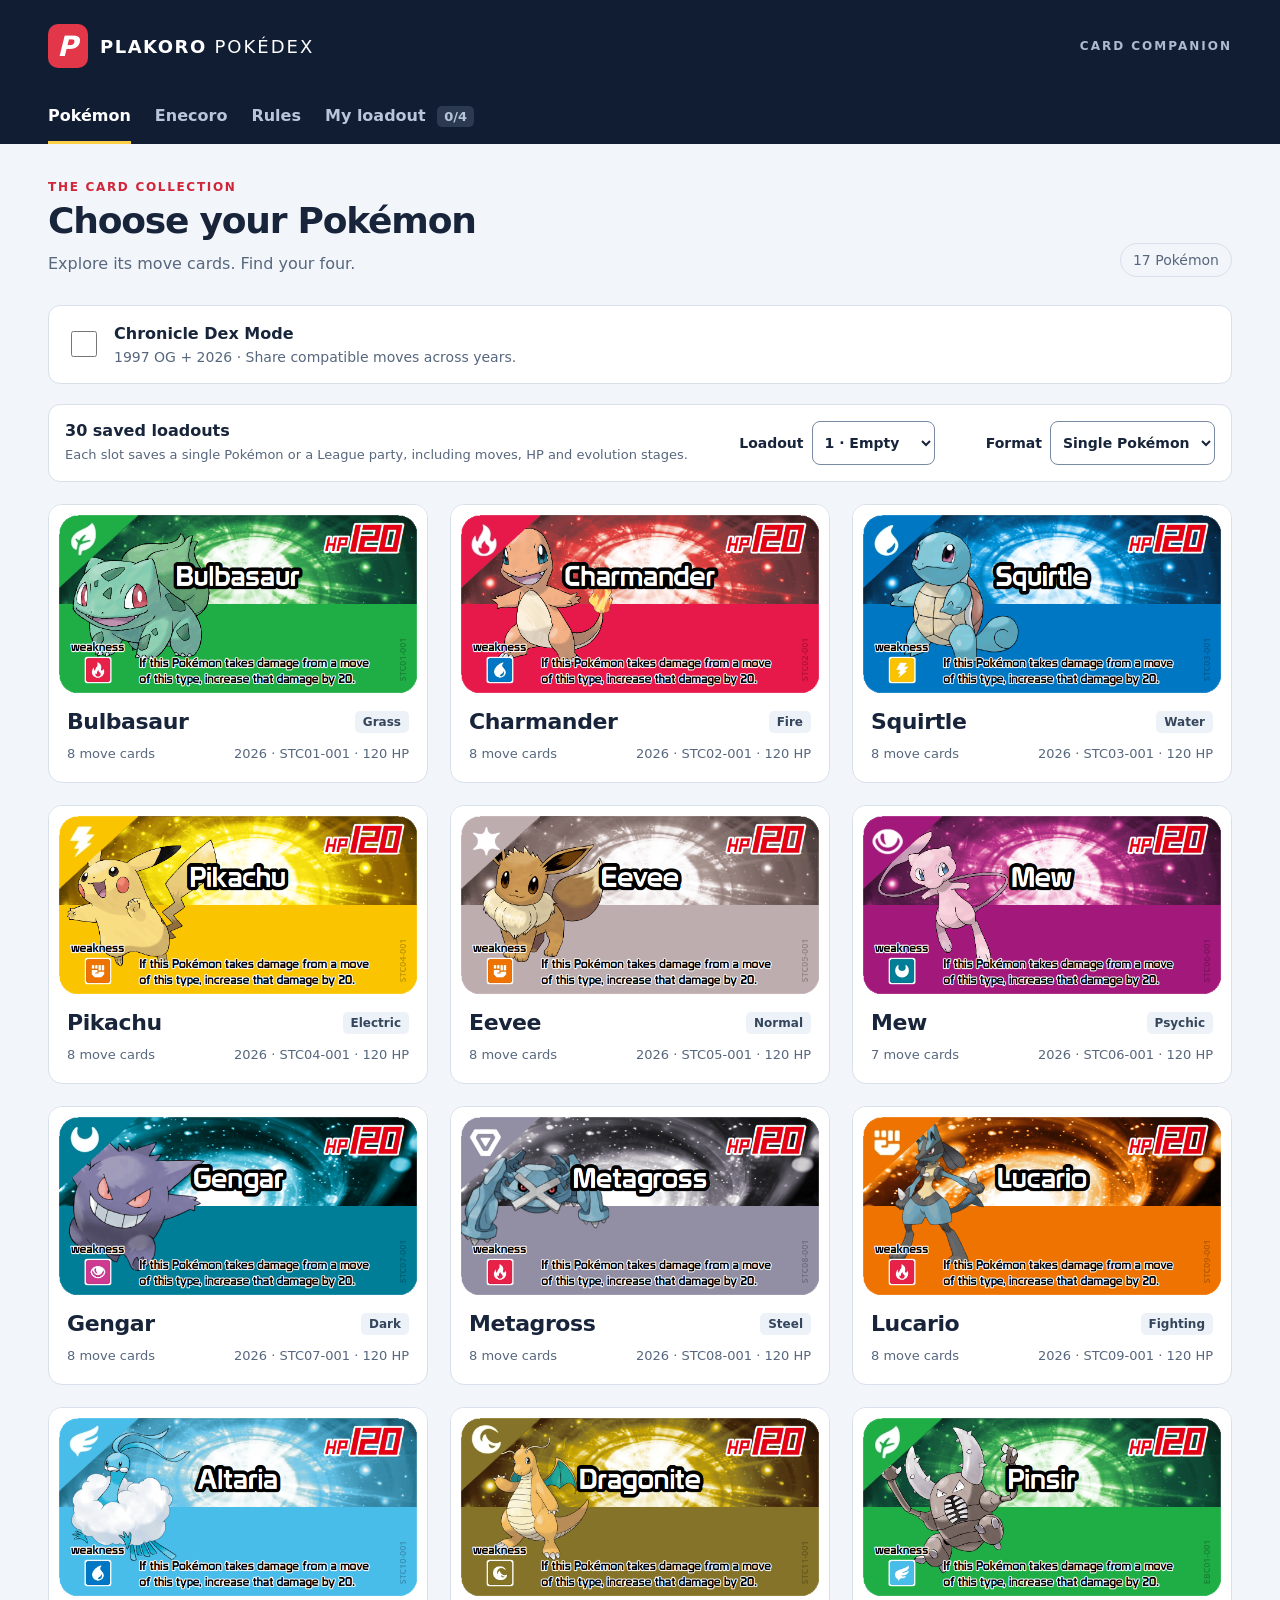
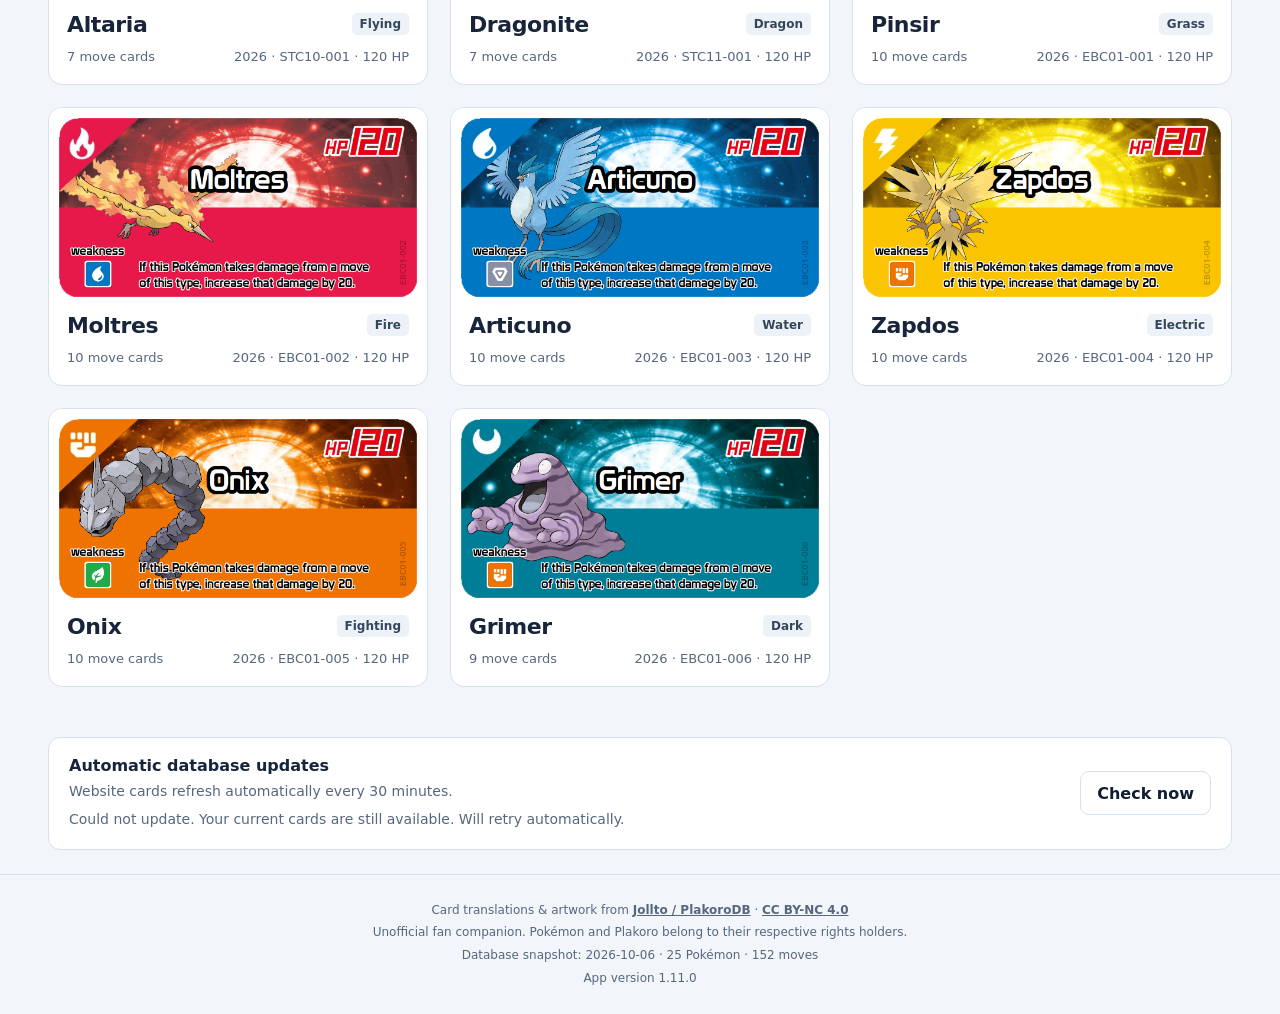
<file: index.html>
<!doctype html>
<html lang="en"><head><meta charset="utf-8"><meta name="viewport" content="width=device-width,initial-scale=1,viewport-fit=cover"><meta name="theme-color" content="#101d33"><meta name="description" content="Browse Plakoro Pokémon and their move cards. Build a loadout with one Pokémon and four moves."><title>Plakoro Pokédex</title><link rel="icon" type="image/svg+xml" href="data:image/svg+xml,%3Csvg xmlns='http://www.w3.org/2000/svg' viewBox='0 0 32 32'%3E%3Crect width='32' height='32' rx='8' fill='%23df3546'/%3E%3Cpath d='M9 8h14v16H9z' fill='white'/%3E%3Cpath d='M12 12h8v3h-8zm0 6h8v3h-8z' fill='%23101d33'/%3E%3C/svg%3E"><link rel="stylesheet" href="style.css"><script defer src="data.js"></script><script defer src="card-cache.js?v=1.10.4"></script><script defer src="published-cards.js?v=1.11.0"></script><script defer src="sync.js?v=1.11.0"></script><script defer src="enecoro-data.js"></script><script defer src="energy-icons.js"></script><script defer src="collection.js"></script><script defer src="chronicle-og.js?v=1.10.4"></script><script defer src="chronicle-data.js?v=1.10.4"></script><script defer src="chronicle-config.js"></script><script defer src="chronicle-sync.js?v=1.11.0"></script><script defer src="loadouts.js?v=1.10.4"></script><script defer src="rules-data.js"></script><script defer src="format-data.js?v=1.10.4"></script><script defer src="league.js?v=1.10.4"></script><script defer src="rules.js?v=20261126"></script><script defer src="features.js?v=1.10.4"></script><script defer src="app.js?v=1.11.0"></script></head>
<body><header><div class="top"><a class="brand" href="#"><span class="brand-icon" aria-hidden="true">P</span><span>PLAKORO <b>POKÉDEX</b></span></a><span class="edition">CARD COMPANION</span></div><nav aria-label="Main navigation"><a id="dex-link" href="#">Pokémon</a><a id="enecoro-link" href="#enecoro">Enecoro</a><a id="rules-link" href="rules.html">Rules</a><a id="loadout-link" href="#loadout">My loadout <span id="nav-count">0/4</span></a></nav></header><main id="app"></main><section class="update-panel" aria-label="Database updates"><div><strong>Automatic database updates</strong><p id="published-status" class="meta">Website cards refresh automatically every 30 minutes.</p><p id="update-status" role="status">Checks when opened and every 15 minutes while in use.</p></div><button id="check-updates">Check now</button></section><footer>Card translations &amp; artwork from <a href="https://github.com/Jollto/PlakoroDB" target="_blank" rel="noopener">Jollto / PlakoroDB</a> · <a href="PlakoroDB-LICENSE.txt">CC BY-NC 4.0</a><br>Unofficial fan companion. Pokémon and Plakoro belong to their respective rights holders.<br><span id="snapshot"></span><br><span>App version 1.11.0</span></footer><div id="toast" role="status" aria-live="polite"></div><dialog id="card-dialog" aria-labelledby="dialog-title"><div class="dialog-bar"><h2 id="dialog-title"></h2><button id="close-dialog" aria-label="Close card details">Close ✕</button></div><div id="dialog-content"></div></dialog><noscript>This app needs JavaScript to show Pokémon and build loadouts.</noscript></body></html>
</file>
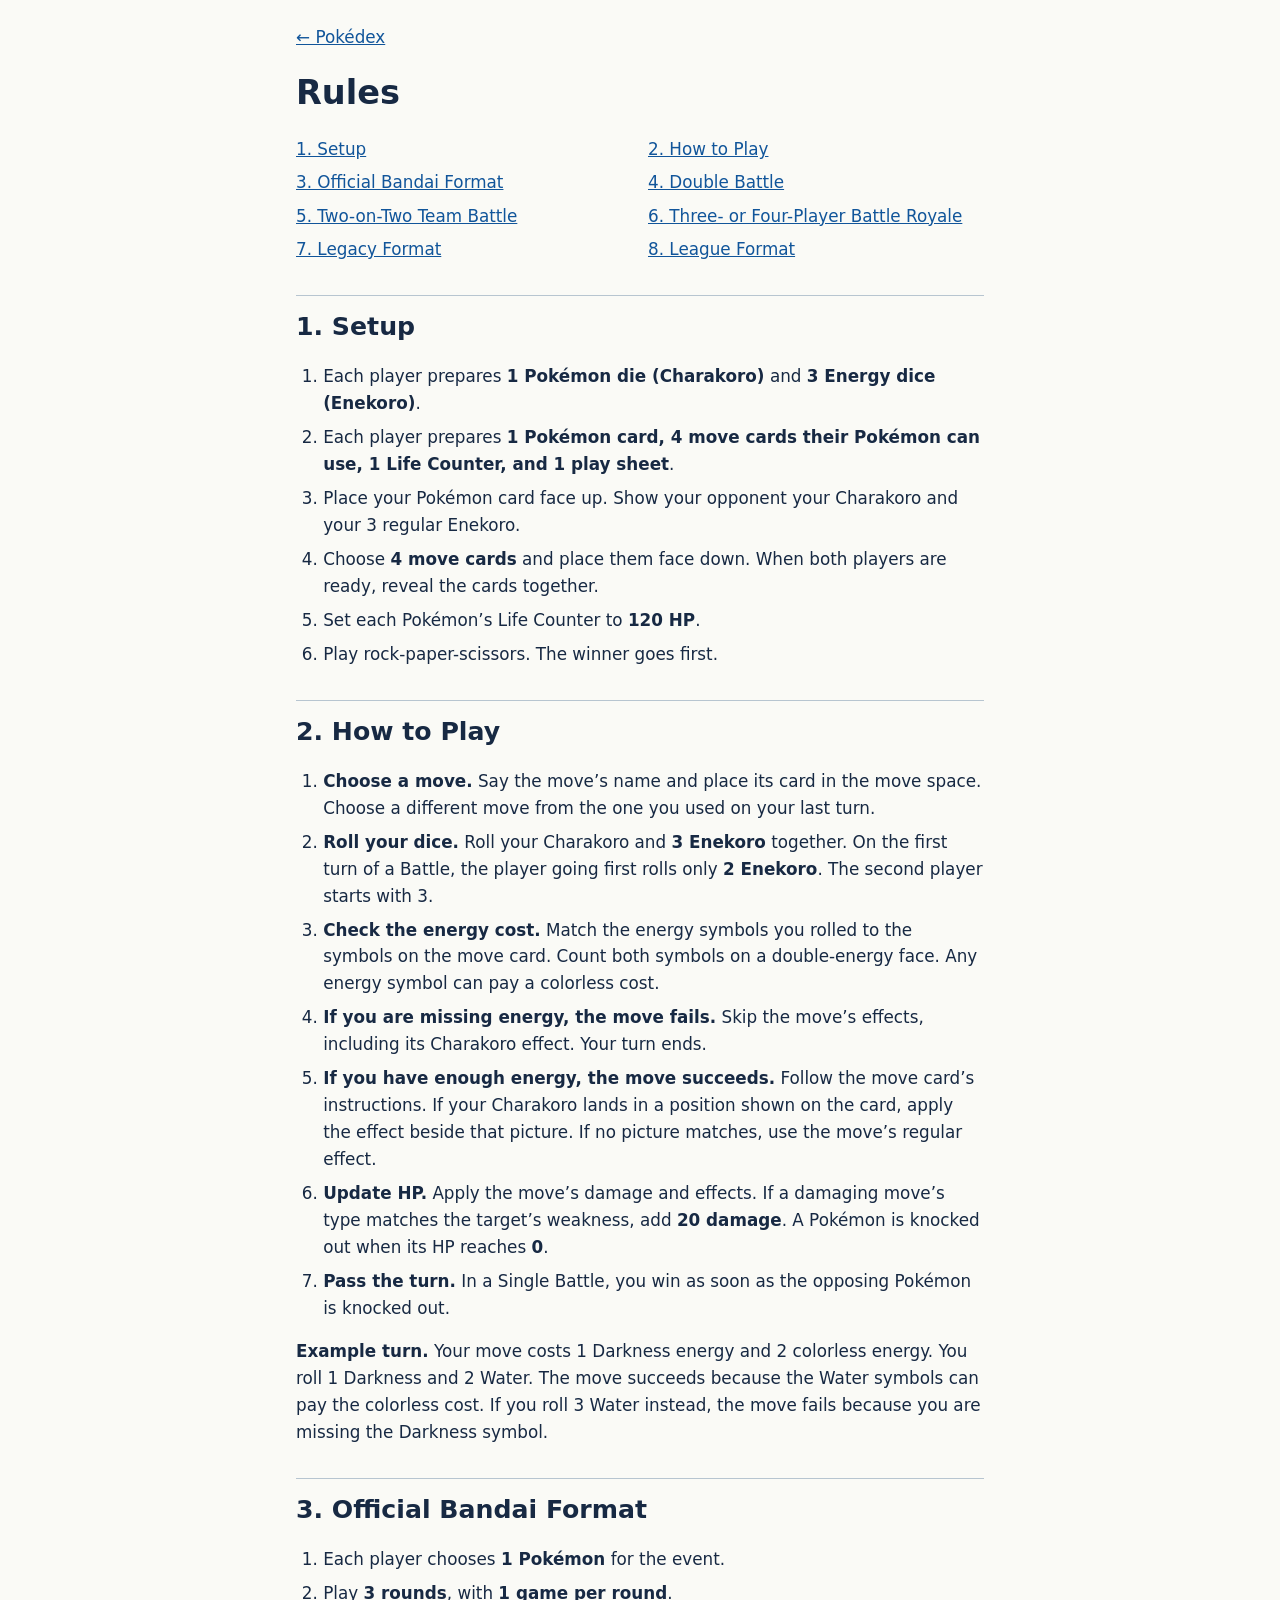
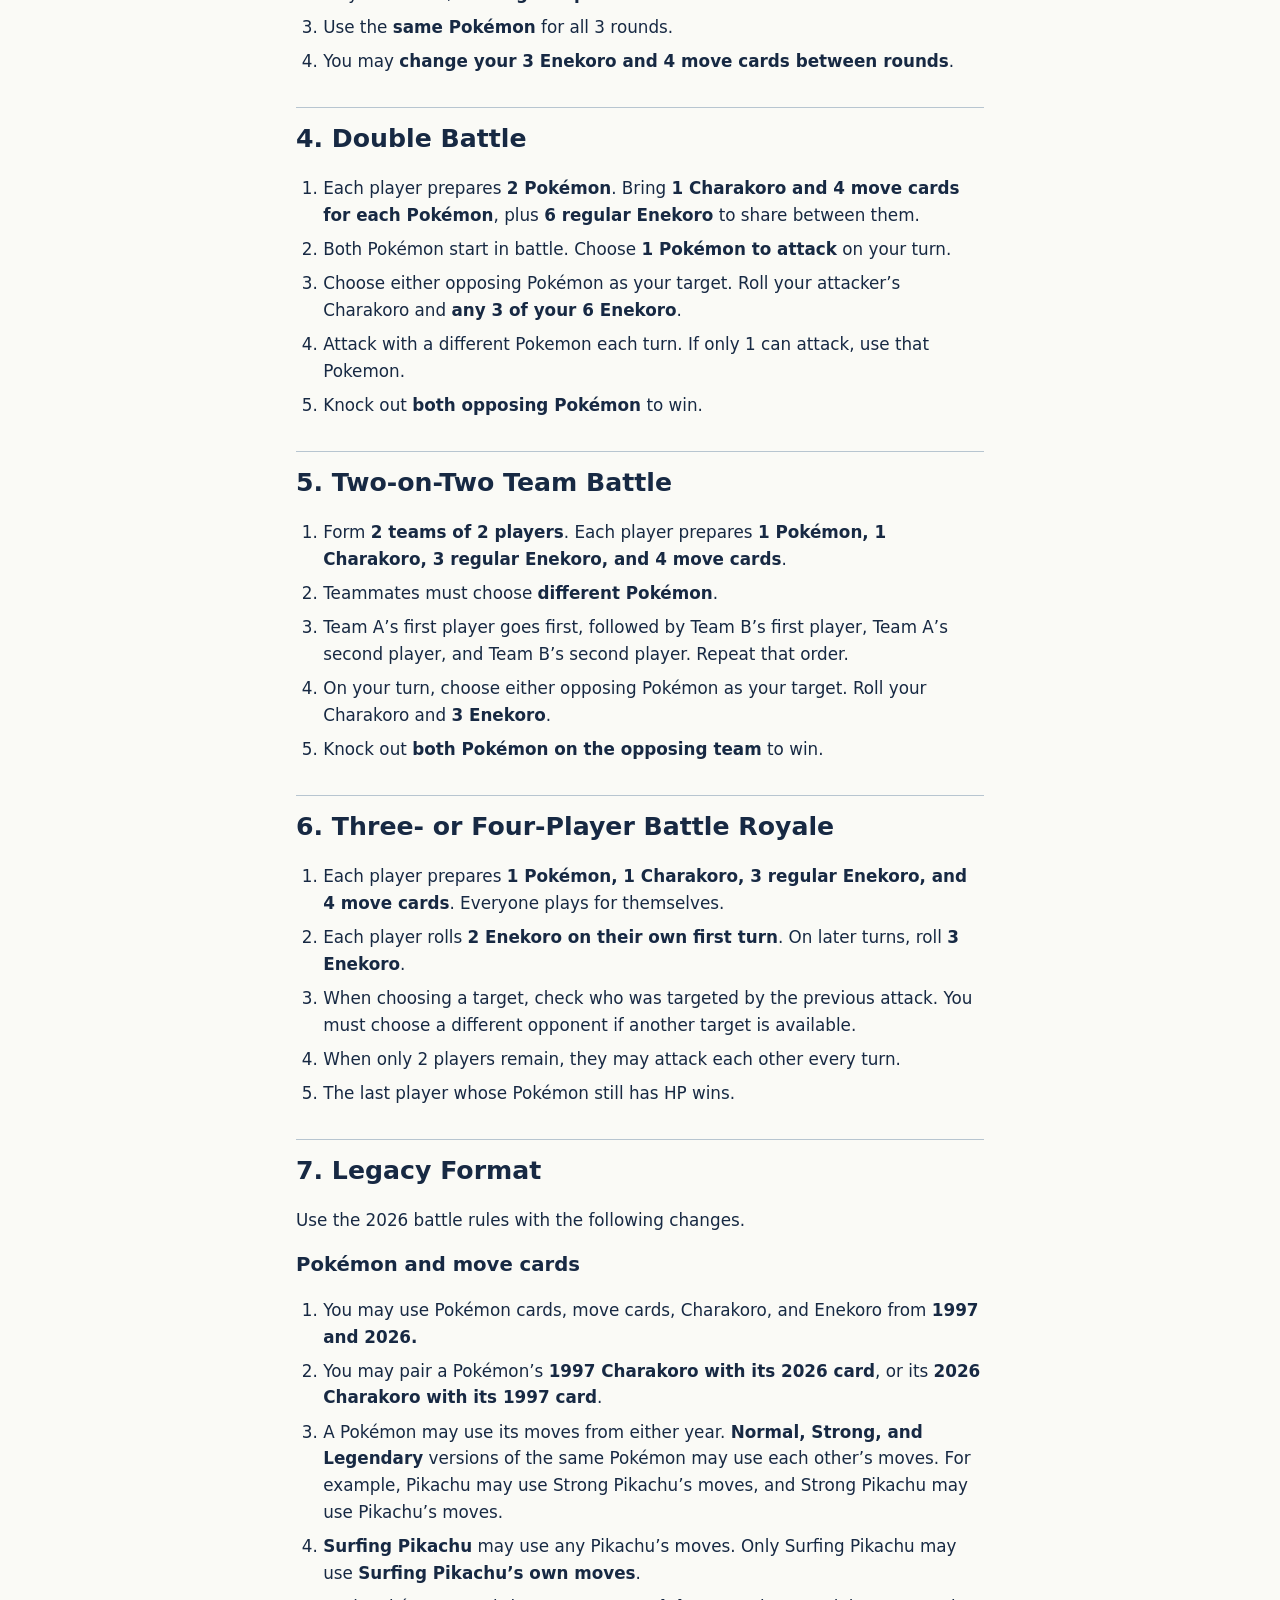
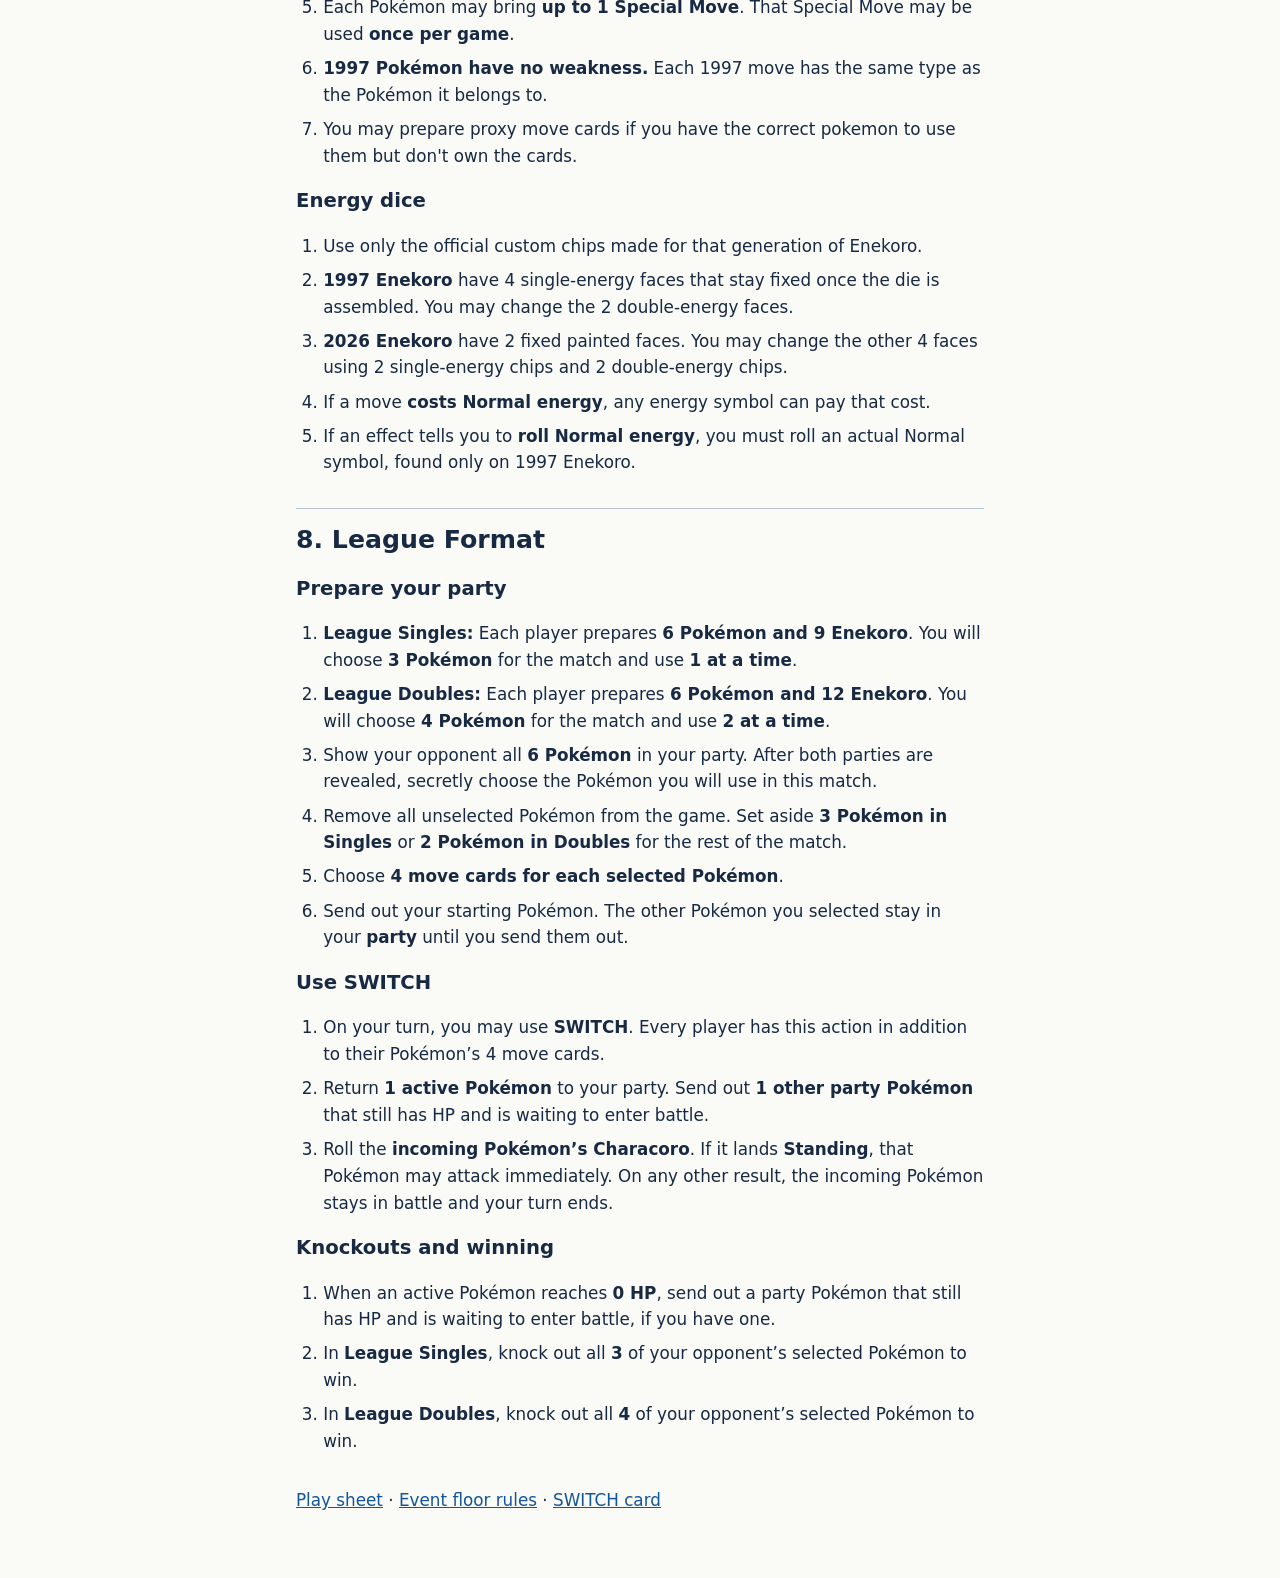
<file: rules.html>
<!doctype html>
<html lang="en"><head><meta charset="utf-8"><meta name="viewport" content="width=device-width,initial-scale=1"><title>Rules</title>
<style>*{box-sizing:border-box}body{margin:0;color:#172943;background:#fafaf6;font:1.05rem/1.6 system-ui,sans-serif}main{max-width:48rem;margin:auto;padding:1.5rem clamp(1rem,4vw,2.5rem) 4rem}a{color:#11559a}nav{display:grid;grid-template-columns:repeat(auto-fit,minmax(14rem,1fr));gap:.4rem 1rem}h1,h2,h3{line-height:1.2}h2{border-top:1px solid #b7c5d0;padding-top:1rem;margin-top:2rem}ol{padding-left:1.7rem}li{margin:.45rem 0}footer{margin-top:2rem}</style></head><body><main>
<a href="./">← Pokédex</a>
<h1>Rules</h1>
<nav aria-label="Contents"><a href="#setup">1. Setup</a>
<a href="#turn">2. How to Play</a>
<a href="#official">3. Official Bandai Format</a>
<a href="#double">4. Double Battle</a>
<a href="#team">5. Two-on-Two Team Battle</a>
<a href="#royale">6. Three- or Four-Player Battle Royale</a>
<a href="#legacy">7. Legacy Format</a>
<a href="#league">8. League Format</a></nav>
<h2 id="setup">1. Setup</h2>
<ol>
<li>Each player prepares <strong>1 Pokémon die (Charakoro)</strong> and <strong>3 Energy dice (Enekoro)</strong>.</li>
<li>Each player prepares <strong>1 Pokémon card, 4 move cards their Pokémon can use, 1 Life Counter, and 1 play sheet</strong>.</li>
<li>Place your Pokémon card face up. Show your opponent your Charakoro and your 3 regular Enekoro.</li>
<li>Choose <strong>4 move cards</strong> and place them face down. When both players are ready, reveal the cards together.</li>
<li>Set each Pokémon’s Life Counter to <strong>120 HP</strong>.</li>
<li>Play rock-paper-scissors. The winner goes first.</li>
</ol>
<h2 id="turn">2. How to Play</h2>
<ol>
<li><strong>Choose a move.</strong> Say the move’s name and place its card in the move space. Choose a different move from the one you used on your last turn.</li>
<li><strong>Roll your dice.</strong> Roll your Charakoro and <strong>3 Enekoro</strong> together. On the first turn of a Battle, the player going first rolls only <strong>2 Enekoro</strong>. The second player starts with 3.</li>
<li><strong>Check the energy cost.</strong> Match the energy symbols you rolled to the symbols on the move card. Count both symbols on a double-energy face. Any energy symbol can pay a colorless cost.</li>
<li><strong>If you are missing energy, the move fails.</strong> Skip the move’s effects, including its Charakoro effect. Your turn ends.</li>
<li><strong>If you have enough energy, the move succeeds.</strong> Follow the move card’s instructions. If your Charakoro lands in a position shown on the card, apply the effect beside that picture. If no picture matches, use the move’s regular effect.</li>
<li><strong>Update HP.</strong> Apply the move’s damage and effects. If a damaging move’s type matches the target’s weakness, add <strong>20 damage</strong>. A Pokémon is knocked out when its HP reaches <strong>0</strong>.</li>
<li><strong>Pass the turn.</strong> In a Single Battle, you win as soon as the opposing Pokémon is knocked out.</li>
</ol>
<p><strong>Example turn.</strong> Your move costs 1 Darkness energy and 2 colorless energy. You roll 1 Darkness and 2 Water. The move succeeds because the Water symbols can pay the colorless cost. If you roll 3 Water instead, the move fails because you are missing the Darkness symbol.</p>
<h2 id="official">3. Official Bandai Format</h2>
<ol>
<li>Each player chooses <strong>1 Pokémon</strong> for the event.</li>
<li>Play <strong>3 rounds</strong>, with <strong>1 game per round</strong>.</li>
<li>Use the <strong>same Pokémon</strong> for all 3 rounds.</li>
<li>You may <strong>change your 3 Enekoro and 4 move cards between rounds</strong>.</li>
</ol>
<h2 id="double">4. Double Battle</h2>
<ol>
<li>Each player prepares <strong>2 Pokémon</strong>. Bring <strong>1 Charakoro and 4 move cards for each Pokémon</strong>, plus <strong>6 regular Enekoro</strong> to share between them.</li>
<li>Both Pokémon start in battle. Choose <strong>1 Pokémon to attack</strong> on your turn.</li>
<li>Choose either opposing Pokémon as your target. Roll your attacker’s Charakoro and <strong>any 3 of your 6 Enekoro</strong>.</li>
<li>Attack with a different Pokemon each turn. If only 1 can attack, use that Pokemon.</li>
<li>Knock out <strong>both opposing Pokémon</strong> to win.</li>
</ol>
<h2 id="team">5. Two-on-Two Team Battle</h2>
<ol>
<li>Form <strong>2 teams of 2 players</strong>. Each player prepares <strong>1 Pokémon, 1 Charakoro, 3 regular Enekoro, and 4 move cards</strong>.</li>
<li>Teammates must choose <strong>different Pokémon</strong>.</li>
<li>Team A’s first player goes first, followed by Team B’s first player, Team A’s second player, and Team B’s second player. Repeat that order.</li>
<li>On your turn, choose either opposing Pokémon as your target. Roll your Charakoro and <strong>3 Enekoro</strong>.</li>
<li>Knock out <strong>both Pokémon on the opposing team</strong> to win.</li>
</ol>
<h2 id="royale">6. Three- or Four-Player Battle Royale</h2>
<ol>
<li>Each player prepares <strong>1 Pokémon, 1 Charakoro, 3 regular Enekoro, and 4 move cards</strong>. Everyone plays for themselves.</li>
<li>Each player rolls <strong>2 Enekoro on their own first turn</strong>. On later turns, roll <strong>3 Enekoro</strong>.</li>
<li>When choosing a target, check who was targeted by the previous attack. You must choose a different opponent if another target is available.</li>
<li>When only 2 players remain, they may attack each other every turn.</li>
<li>The last player whose Pokémon still has HP wins.</li>
</ol>
<h2 id="legacy">7. Legacy Format</h2>
<p>Use the 2026 battle rules with the following changes.</p>
<h3>Pokémon and move cards</h3>
<ol>
<li>You may use Pokémon cards, move cards, Charakoro, and Enekoro from <strong>1997 and 2026.</strong></li>
<li>You may pair a Pokémon’s <strong>1997 Charakoro with its 2026 card</strong>, or its <strong>2026 Charakoro with its 1997 card</strong>.</li>
<li>A Pokémon may use its moves from either year. <strong>Normal, Strong, and Legendary</strong> versions of the same Pokémon may use each other’s moves. For example, Pikachu may use Strong Pikachu’s moves, and Strong Pikachu may use Pikachu’s moves.</li>
<li><strong>Surfing Pikachu</strong> may use any Pikachu’s moves. Only Surfing Pikachu may use <strong>Surfing Pikachu’s own moves</strong>.</li>
<li>Each Pokémon may bring <strong>up to 1 Special Move</strong>. That Special Move may be used <strong>once per game</strong>.</li>
<li><strong>1997 Pokémon have no weakness.</strong> Each 1997 move has the same type as the Pokémon it belongs to.</li>
<li>You may prepare proxy move cards if you have the correct pokemon to use them but don't own the cards.</li>
</ol>
<h3>Energy dice</h3>
<ol>
<li>Use only the official custom chips made for that generation of Enekoro.</li>
<li><strong>1997 Enekoro</strong> have 4 single-energy faces that stay fixed once the die is assembled. You may change the 2 double-energy faces.</li>
<li><strong>2026 Enekoro</strong> have 2 fixed painted faces. You may change the other 4 faces using 2 single-energy chips and 2 double-energy chips.</li>
<li>If a move <strong>costs Normal energy</strong>, any energy symbol can pay that cost.</li>
<li>If an effect tells you to <strong>roll Normal energy</strong>, you must roll an actual Normal symbol, found only on 1997 Enekoro.</li>
</ol>
<h2 id="league">8. League Format</h2>
<h3>Prepare your party</h3>
<ol>
<li><strong>League Singles:</strong> Each player prepares <strong>6 Pokémon and 9 Enekoro</strong>. You will choose <strong>3 Pokémon</strong> for the match and use <strong>1 at a time</strong>.</li>
<li><strong>League Doubles:</strong> Each player prepares <strong>6 Pokémon and 12 Enekoro</strong>. You will choose <strong>4 Pokémon</strong> for the match and use <strong>2 at a time</strong>.</li>
<li>Show your opponent all <strong>6 Pokémon</strong> in your party. After both parties are revealed, secretly choose the Pokémon you will use in this match.</li>
<li>Remove all unselected Pokémon from the game. Set aside <strong>3 Pokémon in Singles</strong> or <strong>2 Pokémon in Doubles</strong> for the rest of the match.</li>
<li>Choose <strong>4 move cards for each selected Pokémon</strong>.</li>
<li>Send out your starting Pokémon. The other Pokémon you selected stay in your <strong>party</strong> until you send them out.</li>
</ol>
<h3>Use SWITCH</h3>
<ol>
<li>On your turn, you may use <strong>SWITCH</strong>. Every player has this action in addition to their Pokémon’s 4 move cards.</li>
<li>Return <strong>1 active Pokémon</strong> to your party. Send out <strong>1 other party Pokémon</strong> that still has HP and is waiting to enter battle.</li>
<li>Roll the <strong>incoming Pokémon’s Characoro</strong>. If it lands <strong>Standing</strong>, that Pokémon may attack immediately. On any other result, the incoming Pokémon stays in battle and your turn ends.</li>
</ol>
<h3>Knockouts and winning</h3>
<ol>
<li>When an active Pokémon reaches <strong>0 HP</strong>, send out a party Pokémon that still has HP and is waiting to enter battle, if you have one.</li>
<li>In <strong>League Singles</strong>, knock out all <strong>3</strong> of your opponent’s selected Pokémon to win.</li>
<li>In <strong>League Doubles</strong>, knock out all <strong>4</strong> of your opponent’s selected Pokémon to win.</li>
</ol>
<footer><a href="./#rules/basic">Play sheet</a> · <a href="./#rules/event">Event floor rules</a> · <a href="chronicle-cards/1nWuv1-A1ZzIeFDvVi0TprXRMqS_KBGaW.png">SWITCH card</a></footer></main></body></html>
</file>
<file: style.css>
:root{font-family:system-ui,-apple-system,BlinkMacSystemFont,'Segoe UI',sans-serif;color:#17243a;background:#f2f5fa;font-size:16px;--navy:#101d33;--red:#cf263a;--line:#d8e0eb;--muted:#57677e}*{box-sizing:border-box}body{margin:0}button,a{-webkit-tap-highlight-color:transparent}button{font:inherit;cursor:pointer;min-height:44px;border:1px solid var(--line);border-radius:9px;background:white;color:var(--navy);padding:10px 16px;font-weight:650}button:hover{background:#eaf0f8}button:disabled{cursor:not-allowed;opacity:.5}a{color:inherit}button:focus-visible,a:focus-visible,summary:focus-visible{outline:3px solid #2678df;outline-offset:4px}header{background:var(--navy);color:white}.top{max-width:1240px;margin:auto;padding:24px 28px 22px;display:flex;align-items:center;justify-content:space-between;gap:20px}.brand{display:flex;align-items:center;gap:12px;text-decoration:none;font-size:18px;letter-spacing:1.5px;font-weight:800}.brand b{font-weight:400;letter-spacing:2px}.brand-icon{display:grid;place-items:center;background:#e13749;width:40px;height:44px;border-radius:10px;font-size:28px;font-style:italic}.edition{color:#adbbd0;font-size:12px;font-weight:750;letter-spacing:2px}nav{display:flex;max-width:1240px;margin:auto;padding:0 28px;gap:30px}nav a{padding:16px 0;text-decoration:none;font-weight:650;color:#b9c6d9;border-bottom:3px solid transparent}nav a.active{color:white;border-color:#ffcf45}nav span{font-size:13px;background:#2b3a50;padding:3px 7px;border-radius:5px;margin-left:6px}main{max-width:1240px;margin:0 auto;padding:36px 28px 50px;min-height:65vh}h1{font-size:36px;letter-spacing:-1.2px;margin:6px 0 10px;line-height:1.15}h2{font-size:22px;letter-spacing:-.4px;margin:0}h3{font-size:18px;margin:0}p{line-height:1.6}.eyebrow{text-transform:uppercase;letter-spacing:1.7px;font-size:12px;font-weight:800;color:var(--red)}.muted{color:var(--muted)}.heading{display:flex;justify-content:space-between;align-items:end;gap:16px;margin-bottom:28px}.heading p{margin:0}.counter{white-space:nowrap;font-size:14px;color:var(--muted);padding:8px 12px;border:1px solid var(--line);border-radius:30px}.pokemon-grid{display:grid;grid-template-columns:repeat(3,minmax(0,1fr));gap:22px}.pokemon-card{display:block;text-decoration:none;background:#fff;border:1px solid var(--line);border-radius:14px;overflow:hidden;transition:transform .15s,box-shadow .15s}.pokemon-card:hover{transform:translateY(-3px);box-shadow:0 10px 24px #15244114}.card-art{display:block;width:100%;height:auto;aspect-ratio:606/302;object-fit:contain;background:white}.pokemon-card .card-art{padding:10px 10px 0}.pokemon-info{padding:16px 18px 18px}.row{display:flex;justify-content:space-between;align-items:center;gap:12px}.meta{font-size:13px;color:var(--muted);line-height:1.5}.pokemon-info .meta{margin-top:10px}.type{display:inline-block;padding:4px 8px;background:#edf2f8;border-radius:5px;font-size:12px;font-weight:750;color:#35465c}.back{display:inline-block;color:var(--muted);margin-bottom:22px;font-size:14px;font-weight:650;text-decoration:none}.pokemon-hero{display:grid;grid-template-columns:minmax(0,1fr) minmax(0,1fr);align-items:center;gap:36px;margin-bottom:32px}.pokemon-hero img{border-radius:16px;box-shadow:0 8px 26px #132a4714}.stats{display:flex;gap:24px;flex-wrap:wrap;margin:20px 0}.stats div{display:flex;flex-direction:column;gap:5px}.stats dt{font-size:12px;font-weight:650;color:var(--muted)}.stats dd{margin:0;font-size:18px;font-weight:750}.primary{background:var(--red);color:white;border-color:var(--red)}.primary:hover{background:#b31e30}.section-heading{display:flex;justify-content:space-between;align-items:center;gap:15px;margin:26px 0 18px}.move-grid{display:grid;grid-template-columns:repeat(3,minmax(0,1fr));gap:20px}.move-card{background:white;border:1px solid var(--line);border-radius:12px;overflow:hidden}.move-card.selected{border:2px solid #255fbe;box-shadow:0 0 0 2px #255fbe18}.art-button{padding:8px;width:100%;display:block;border:0;border-radius:0;background:white;min-height:0}.art-button:hover{background:#eef3fa}.move-info{padding:8px 16px 16px}.move-info .meta{margin:6px 0 12px}.move-info>button{width:100%}.selected-button{background:#e4efff;border-color:#b5cdf5;color:#184f9d}.builder-bar{position:sticky;top:0;z-index:5;background:var(--navy);color:white;padding:14px 18px;border-radius:12px;box-shadow:0 7px 22px #11254325;margin:0 0 26px}.builder-bar .muted{color:#c0cce0;font-size:14px}.builder-slots{display:grid;grid-template-columns:repeat(4,minmax(0,1fr));gap:8px;margin-top:12px}.slot{border:1px dashed #6d7b90;background:#23334b;color:#dce7f7;border-radius:7px;font-size:13px;padding:9px 7px;min-width:0;overflow-wrap:anywhere}.slot.filled{border-style:solid;border-color:#b0caef;background:#e9f2ff;color:#143663}.builder-bar a{font-size:14px;font-weight:750}.complete{color:#a4f1c5;font-weight:700}.empty{text-align:center;background:white;border:1px solid var(--line);border-radius:16px;padding:60px 24px}.empty p{color:var(--muted);max-width:400px;margin:15px auto 24px}.button-link{display:inline-block;text-decoration:none;min-height:44px;padding:12px 18px;border-radius:9px;font-weight:700;background:var(--red);color:white}.loadout-board{display:grid;grid-template-columns:320px minmax(0,1fr);gap:28px;align-items:start}.selected-mon{background:var(--navy);color:white;padding:20px;border-radius:14px}.selected-mon .meta{color:#bfccdf;margin:8px 0 16px}.selected-mon .card-art{border-radius:10px;margin:16px 0}.selected-mon button,.selected-mon .button-link{width:100%;text-align:center;margin-top:10px}.loadout-moves{display:grid;grid-template-columns:repeat(2,minmax(0,1fr));gap:18px}.loadout-moves .slot-title{padding:12px 16px 4px;font-size:12px;font-weight:800;letter-spacing:1px;color:var(--muted)}.empty-slot{min-height:170px;border:2px dashed #c1cddd;border-radius:12px;display:flex;flex-direction:column;align-items:center;justify-content:center;gap:10px;color:var(--muted);text-decoration:none}.notice{padding:12px 16px;background:#e7f0ff;color:#224c8a;border-radius:9px;font-size:14px;line-height:1.6}.loadout-note{margin:20px 0;font-size:14px;color:var(--muted)}footer{border-top:1px solid var(--line);padding:24px;text-align:center;color:var(--muted);font-size:12px;line-height:1.9}footer a{font-weight:650}dialog{border:1px solid var(--line);border-radius:16px;padding:24px;max-width:760px;width:calc(100% - 28px);max-height:90vh;color:var(--navy);overflow:auto}dialog::backdrop{background:#061125b8}.dialog-bar{display:flex;justify-content:space-between;align-items:center;gap:16px;margin-bottom:20px}.dialog-bar h2{font-size:24px}.dialog-bar button{flex-shrink:0}#dialog-content .card-art{border-radius:12px}.rules{margin-top:20px}.rules dl{display:grid;grid-template-columns:110px minmax(0,1fr);margin:0}.rules dt,.rules dd{margin:0;padding:12px 0;border-bottom:1px solid var(--line);font-size:15px;line-height:1.6}.rules dt{font-weight:750}.rules dd{padding-left:12px}.rules .meta{margin-bottom:10px}.energy{display:inline-block;background:#edf2fa;border-radius:4px;padding:1px 5px;font-size:13px;margin:2px;font-weight:650}#toast{position:fixed;bottom:24px;left:50%;transform:translateX(-50%);background:#101d33;color:white;padding:13px 20px;border-radius:10px;z-index:20;box-shadow:0 6px 25px #0003;max-width:90vw;text-align:center;font-size:14px;display:none}#toast.visible{display:block}.confirm-actions{display:flex;gap:10px;justify-content:flex-end;margin-top:24px}
@media(min-width:1450px){main,.top,nav{max-width:1380px}.pokemon-grid{grid-template-columns:repeat(4,minmax(0,1fr))}}@media(max-width:950px){.pokemon-grid,.move-grid{grid-template-columns:repeat(2,minmax(0,1fr))}.loadout-board{grid-template-columns:260px minmax(0,1fr)}.loadout-moves{grid-template-columns:1fr}.pokemon-hero{gap:24px}}@media(max-width:600px){.top{padding:20px 18px 14px}.brand{font-size:15px;letter-spacing:1px}.brand b{letter-spacing:1px}.edition{display:none}nav{padding:0 18px}main{padding:26px 16px 36px}h1{font-size:30px}.heading{align-items:start;margin-bottom:22px}.heading .counter{font-size:12px;padding:6px 9px}.pokemon-grid{gap:14px;grid-template-columns:1fr}.pokemon-info{padding:12px 16px}.pokemon-card .card-art{padding:8px 8px 0}.pokemon-hero{grid-template-columns:1fr;gap:20px}.pokemon-hero>img{max-width:520px}.move-grid{grid-template-columns:1fr;gap:18px}.builder-bar{padding:12px;border-radius:10px;margin-left:-4px;margin-right:-4px}.builder-bar .row{gap:10px}.builder-slots{gap:5px}.slot{font-size:12px;padding:8px 5px}.loadout-board{grid-template-columns:1fr;gap:20px}.selected-mon{display:grid;grid-template-columns:1fr 1fr;gap:0 16px;padding:16px}.selected-mon .card-art{grid-column:1/-1;grid-row:1;margin:0 0 14px}.selected-mon .meta{margin-bottom:0}.selected-mon .loadout-actions{grid-column:2;grid-row:2/5;align-self:center}.selected-mon h2{font-size:22px}.selected-mon .stats{gap:12px;margin:10px 0}.selected-mon .stats dd{font-size:16px}.loadout-moves{grid-template-columns:1fr}.dialog-bar h2{font-size:21px}dialog{padding:16px}.rules dl{grid-template-columns:90px minmax(0,1fr)}.rules dt,.rules dd{font-size:14px}.section-heading{align-items:start}.section-heading .muted{font-size:14px}}@media(prefers-reduced-motion:reduce){*{transition:none!important}}

.update-panel{max-width:1184px;margin:0 auto 24px;padding:18px 20px;background:white;border:1px solid var(--line);border-radius:12px;display:flex;align-items:center;justify-content:space-between;gap:18px}.update-panel p{font-size:14px;color:var(--muted);margin:6px 0 0}.update-panel button{flex-shrink:0}@media(max-width:600px){.update-panel{margin:0 16px 24px;flex-direction:column;align-items:stretch}}

/* Reference canvases: 1080×1920 portrait / 1920×1080 landscape. */
body.loadout-screen{overflow:hidden;background:#0b1424}
.loadout-screen>header,.loadout-screen>footer,.loadout-screen>.update-panel{display:none}
.loadout-screen #app{position:fixed;inset:0;max-width:none;width:100%;height:100%;height:100dvh;min-height:0;margin:0;padding:env(safe-area-inset-top) env(safe-area-inset-right) env(safe-area-inset-bottom) env(safe-area-inset-left);display:grid;grid-template-rows:auto minmax(0,1fr)}
.loadout-toolbar{max-width:none;width:100%;margin:0;padding:6px 12px;display:flex;align-items:center;justify-content:space-between;gap:8px;background:#101d33;color:white}
.loadout-toolbar a{display:flex;align-items:center;min-height:44px;padding:8px 12px;border:1px solid #71819b;border-radius:8px;font-size:14px;color:white}
.loadout-toolbar span{font-size:16px;font-weight:700}
.loadout-viewport{position:relative;min-width:0;min-height:0;overflow:hidden}
.loadout-stage{position:absolute;top:50%;left:50%;transform-origin:center;background:#f2f5fa;padding:48px;display:flex;flex-direction:column;gap:32px;color:#17243a;overflow:hidden}
.loadout-stage .stage-heading{display:flex;align-items:center;justify-content:space-between;gap:24px;flex:none}
.loadout-stage .stage-heading h1{font-size:64px;line-height:1.1;margin:12px 0 0;letter-spacing:-1px}
.loadout-stage .eyebrow{font-size:32px;letter-spacing:3px}
.loadout-stage .counter{font-size:40px;padding:12px 20px}
.loadout-stage .loadout-board{flex:1;min-height:0;display:grid;gap:32px;align-items:stretch}
.loadout-stage.portrait .loadout-board{grid-template-columns:1fr;grid-template-rows:680px minmax(0,1fr)}
.loadout-stage.landscape .loadout-board{grid-template-columns:580px minmax(0,1fr);grid-template-rows:1fr}
.loadout-stage .selected-mon{padding:28px;border-radius:24px;display:flex;flex-direction:column;justify-content:center;gap:16px;min-width:0;min-height:0}
.loadout-stage .selected-mon .eyebrow{color:#ffcf45}
.loadout-stage .selected-mon h2{font-size:56px;margin:0;line-height:1.1}
.loadout-stage .selected-mon .card-art{width:100%;height:auto;min-height:0;object-fit:contain;border-radius:16px;margin:0;background:transparent}
.loadout-stage.portrait .selected-mon .card-art{max-height:430px}
.loadout-stage .selected-mon .stats{margin:0;gap:32px;flex-wrap:nowrap;justify-content:space-between}
.loadout-stage .selected-mon .stats dt{font-size:28px;color:#bfccdf}
.loadout-stage .selected-mon .stats dd{font-size:38px;line-height:1.2}
.loadout-stage .selected-mon .meta{font-size:28px;margin:0;color:#bfccdf}
.loadout-stage .loadout-moves{display:grid;grid-template-columns:repeat(2,minmax(0,1fr));grid-template-rows:repeat(2,minmax(0,1fr));gap:24px;min-height:0}
.loadout-stage .stage-move{display:flex;flex-direction:column;justify-content:center;min-width:0;min-height:0;border-radius:20px;padding:16px;gap:16px}
.loadout-stage .slot-title{font-size:30px;letter-spacing:2px;padding:0;flex:none}
.loadout-stage .art-button{padding:0;min-height:0;border-radius:12px;flex:0 1 auto;overflow:hidden}
.loadout-stage .art-button .card-art{width:100%;height:auto;max-height:100%;object-fit:contain;background:transparent}
.loadout-stage .stage-move h3{font-size:40px;line-height:1.15;margin:0;overflow-wrap:anywhere}
.loadout-stage .empty-slot{min-height:0;font-size:38px;text-align:center;padding:20px}
.loadout-stage .stage-note{font-size:34px;margin:0;text-align:center;line-height:1.2;flex:none;color:#57677e}

.loadout-stage.portrait .selected-mon h2,.loadout-stage.portrait .selected-mon>.meta{display:none}.loadout-stage .art-button{flex:1;display:flex;align-items:center;justify-content:center}.loadout-stage .art-button .card-art{height:100%;aspect-ratio:auto}

.enecoro-detail-link{display:block;margin-top:16px;font-weight:650;padding:12px 0;color:#224c8a}.enecoro-grid{display:grid;gap:24px}.enecoro-card{padding:24px;border:1px solid var(--line);border-radius:16px;background:white}.enecoro-card h2 a{text-decoration:none}.enecoro-card h3{margin:22px 0 14px}.enecoro-card h4{margin:0 0 14px;font-size:16px}.fixed-sides{display:grid;grid-template-columns:1fr 1fr;gap:16px}.fixed-sides section{background:#edf3fc;padding:18px;border-radius:12px}.fixed-icons{display:flex;gap:20px;flex-wrap:wrap}.energy-symbol{display:inline-flex;align-items:center;gap:7px;font-size:14px}.energy-symbol img{width:36px;height:36px;object-fit:contain;flex:none}.chip-groups{display:grid;grid-template-columns:1fr 1fr;gap:30px}.chip-list{list-style:none;padding:0;margin:0;display:flex;flex-wrap:wrap;gap:10px}.chip-list li{display:flex;align-items:center;gap:12px;border:1px solid var(--line);border-radius:10px;padding:10px}.chip-list strong{font-size:18px}.chip-symbols{display:flex;align-items:center;gap:6px}.chip-divider{color:var(--muted)}.enecoro-card>.meta{margin:22px 0 0}.enecoro-card .type{white-space:nowrap}.enecoro-card h3 .type{font-size:13px;margin-left:8px}@media(max-width:600px){nav{gap:18px}nav a{font-size:14px}.enecoro-card{padding:18px}.chip-groups{grid-template-columns:1fr;gap:4px}.fixed-icons{flex-direction:column;gap:12px}.fixed-sides{gap:10px}.fixed-sides section{padding:12px}.enecoro-card>.row{align-items:flex-start}.enecoro-card h3 .type{display:inline-block;margin-top:5px}.enecoro-grid h2{font-size:22px}}

.energy-tabs{padding:0;gap:12px;margin:0 0 28px;flex-wrap:wrap}.energy-tabs a{color:#344a6a;padding:12px 16px;border:1px solid var(--line);border-radius:9px;background:white}.energy-tabs a[aria-current=page]{background:#101d33;color:white}.add-set{margin-top:24px}.inventory-grid,.dice-grid{display:grid;grid-template-columns:repeat(2,minmax(0,1fr));gap:20px;margin:24px 0}.inventory-parts{display:grid;gap:12px;margin-top:20px}.inventory-part{display:flex;align-items:center;justify-content:space-between;gap:16px;border-bottom:1px solid var(--line);padding:10px 0}.inventory-part>span:last-child{display:flex;flex-direction:column;gap:5px;align-items:flex-end}.inventory-part input{width:92px;padding:10px;border:1px solid #788aa1;border-radius:8px;font:inherit;min-height:44px}.owned-setting{display:flex;align-items:center;gap:14px;background:white;border:1px solid var(--line);padding:18px;border-radius:12px;margin-bottom:18px}.owned-setting input{width:26px;height:26px;flex:none}.owned-setting small{display:block;font-size:14px;margin-top:6px;color:var(--muted)}.dice-faces{display:grid;grid-template-columns:repeat(2,minmax(0,1fr));gap:14px;margin-top:20px}.dice-face{padding:14px;border:1px solid var(--line);border-radius:10px;min-width:0}.dice-face label{font-weight:700;font-size:14px}.face-preview{min-height:62px;display:flex;align-items:center;padding:10px 0}.face-preview .energy-symbol span{display:none}.dice-face select{width:100%;font:inherit;font-size:14px;min-height:44px;border:1px solid #788aa1;border-radius:8px;padding:6px;background:white;color:#17243a}.overdrawn{border:2px solid #b32235;background:#fff3f3}.shortage{font-size:14px;color:#b32235;margin:8px 0 0}.missing-parts{margin:18px 0;font-size:15px}.missing-parts summary{cursor:pointer;padding:10px 0}.inventory-part .energy-symbol span{font-size:13px}@media(max-width:950px){.inventory-grid,.dice-grid{grid-template-columns:1fr}}@media(max-width:420px){.inventory-part .energy-symbol{gap:4px}.inventory-part .energy-symbol img{width:28px;height:28px}.inventory-part .chip-symbols{gap:3px}.inventory-part{gap:8px}.inventory-part .energy-symbol span{font-size:12px}.inventory-part input{width:70px}.dice-face{padding:10px}}

.product-inventory{margin:24px 0 36px}.product-list{display:grid;grid-template-columns:1fr 1fr;gap:12px}.product-row{display:flex;align-items:center;justify-content:space-between;gap:14px;background:white;border:1px solid var(--line);border-radius:12px;padding:16px}.quantity-control{display:inline-flex;align-items:center;gap:6px}.quantity-control button{min-width:44px;min-height:44px;padding:8px;font-size:22px}.quantity-control input{width:64px!important;min-height:44px;padding:8px;border:1px solid #788aa1;border-radius:8px;font:inherit;text-align:center}.inventory-title{margin:20px 0}.inventory-part{align-items:flex-start}.inventory-part>.chip-symbols{padding-top:8px}.inventory-part .meta{text-align:right}.inventory-part .quantity-control{margin-top:4px}@media(max-width:950px){.product-list{grid-template-columns:1fr}}@media(max-width:420px){.inventory-part{flex-wrap:wrap}.inventory-part>span:last-child{width:100%;align-items:flex-start}.inventory-part .meta{text-align:left}.product-row{padding:12px}.quantity-control{gap:4px}.quantity-control input{width:50px!important}}

/* Rules, saved loadouts and Chronicle editions. */
header nav{overflow-x:auto;white-space:nowrap;gap:24px}
.loadout-switcher,.stage-controls{display:flex;align-items:center;justify-content:space-between;flex-wrap:wrap;gap:12px;margin-bottom:22px;padding:16px;background:#fff;border:1px solid var(--line);border-radius:12px}
.loadout-switcher p{margin:5px 0 0}.slot-picker{display:flex;align-items:center;gap:8px;font-size:14px;font-weight:700}.slot-picker select{font:inherit;min-height:44px;max-width:220px;padding:8px;border:1px solid #788aa1;border-radius:8px;background:white;color:#17243a}.loadout-toolbar{flex-wrap:wrap}.loadout-toolbar button{font-size:14px}.loadout-toolbar .slot-picker{color:white}.loadout-toolbar .slot-picker select{max-width:190px}.stage-controls p{width:100%;margin:0}.chronicle-controls .owned-setting{margin-bottom:12px}.chronicle-controls{margin-bottom:20px}.edition-tabs{display:flex;align-items:center;gap:12px;flex-wrap:wrap;margin-bottom:20px}.edition-tabs [aria-pressed=true]{background:var(--navy);color:white}.rules-menu{display:grid;grid-template-columns:1fr 1fr;gap:20px;margin:26px 0}.rule-link{position:relative;padding:28px;background:white;border:1px solid var(--line);border-radius:14px;text-decoration:none}.rule-link:hover{border-color:#255fbe}.rule-link p{color:var(--muted);margin-bottom:0}.rule-link>span{position:absolute;right:24px;top:24px}.coming-soon{display:inline-block;border-radius:8px;padding:7px 10px;background:#ffdc67;color:#533900;font-size:13px;font-weight:800;white-space:nowrap}.rule-document{max-width:860px;background:white;border:1px solid var(--line);border-radius:14px;padding:32px}.rule-text{white-space:pre-wrap;font-size:18px;line-height:1.8;overflow-wrap:anywhere;margin-top:24px}.zoom-controls{display:flex;gap:10px;align-items:center;flex-wrap:wrap;margin:20px 0}.playseat-scroll{height:70vh;overflow:auto;border:1px solid var(--line);background:#d8e0eb;border-radius:12px;overscroll-behavior:contain;touch-action:pan-x pan-y}.playseat-scroll img{display:block;max-width:none;height:auto;width:100%;transform-origin:0 0}.evolution-list{display:grid;gap:12px}.evolution-list section{padding:18px;border:1px solid var(--line);border-radius:12px}.evolution-list button{margin-right:8px}.stage-pokemon-list{display:grid;gap:10px;grid-template-columns:1fr 1fr}.hp-tracker{display:flex;flex-direction:column;gap:12px}.hp-value{display:flex;align-items:baseline;gap:16px}.hp-value>span{font-size:30px}.hp-value output{font-size:76px;font-weight:800;line-height:1}.hp-value small{font-size:26px;color:#c0cce0}.hp-buttons{display:grid;grid-template-columns:repeat(4,1fr);gap:10px}.loadout-stage .selected-mon .hp-buttons button{font-size:40px;min-height:92px;padding:10px;margin:0}.loadout-stage .selected-mon .hp-reset{font-size:26px;min-height:64px;padding:8px;margin:0}.loadout-stage.portrait .loadout-board{grid-template-rows:780px minmax(0,1fr)}.loadout-stage.portrait .selected-mon{gap:10px}.loadout-stage.portrait .selected-mon .card-art{max-height:380px}.loadout-stage .stage-note{font-size:28px}.loadout-stage.landscape .selected-mon h2{font-size:46px}.loadout-stage.landscape .selected-mon .card-art{max-height:300px}
@media(max-width:600px){.rules-menu{grid-template-columns:1fr}.rule-document{padding:20px}.loadout-toolbar{gap:5px;padding:5px 8px}.loadout-toolbar a{padding:6px 8px;font-size:12px}.loadout-toolbar .slot-picker{font-size:12px;gap:4px}.loadout-toolbar .slot-picker select{max-width:130px;font-size:12px}.loadout-toolbar button{font-size:12px;padding:6px 8px}.stage-pokemon-list{grid-template-columns:1fr}}
.rule-text{white-space:normal}.rule-text p{white-space:pre-wrap}.rule-text h2{margin:28px 0 14px;line-height:1.4}.rule-text li{margin:10px 0}.rule-text ul{padding-left:24px}

/* League parties use the existing card, dice and loadout-board vocabulary. */
.league-context{display:flex;flex-wrap:wrap;gap:12px;align-items:center;margin:-6px 0 24px;padding:14px 18px;border-left:4px solid #245fb9;background:#eaf1fb;border-radius:8px;font-size:14px}
.league-context span{color:var(--muted)}.league-context a{font-weight:700}
.league-grid{display:grid;grid-template-columns:repeat(3,minmax(0,1fr));gap:20px;margin:24px 0}
.league-member{min-width:0;background:white;border:1px solid var(--line);border-radius:14px;padding:18px;display:flex;flex-direction:column;gap:12px}
.league-member h2,.league-member p{margin:0}.league-member h2{font-size:22px}.league-member>.card-art{border-radius:8px;aspect-ratio:606/302;object-fit:contain;background:#eff2f7}
.league-member>.row{min-height:28px}.league-member.chosen{border:2px solid #245fb9;padding:17px;background:#f2f7ff}.league-member>.league-actions,.league-member>button{margin-top:auto}
.league-empty-art{aspect-ratio:606/302;background:#eef2f7;border:1px dashed #9aaec9;border-radius:8px;display:flex;align-items:center;justify-content:center;color:#566781;font-size:16px}
.league-badge{background:#e5edf9;color:#163f7c;font-size:14px;font-weight:700;border-radius:6px;padding:5px 8px}.league-badge.ko{background:#fde6e8;color:#9d1329}
.league-controls,.league-actions{display:flex;gap:10px;align-items:center;flex-wrap:wrap}.league-controls{padding:18px;background:white;border:1px solid var(--line);border-radius:12px;margin:20px 0}.league-actions button,.league-actions .button-link{font-size:14px;min-height:44px;padding:10px 12px}
.league-step{margin:24px 0 16px;padding:20px 24px;background:#e9eff9;border-radius:12px}.league-step h2{margin:0 0 8px}.league-step p{margin:8px 0 16px}.league-step strong{font-size:20px}
.league-switch-choice{display:block;width:100%;text-align:left;margin:12px 0}.league-toolbar-label{color:white;font-size:14px}.league-dice-summary{display:grid;grid-template-columns:repeat(3,minmax(0,1fr));gap:16px}.league-dice-summary section{border:1px solid var(--line);border-radius:10px;padding:16px}.league-dice-summary section>div{display:flex;flex-direction:column;gap:6px;padding:12px 0;border-top:1px solid var(--line)}.league-dice-summary .chip-symbols{flex-wrap:wrap}
.loadout-toolbar .slot-picker select{max-width:180px}.loadout-switcher .slot-picker select{max-width:240px}
@media(max-width:1000px){.league-grid{grid-template-columns:repeat(2,minmax(0,1fr))}}
@media(max-width:600px){.league-grid{grid-template-columns:1fr;gap:16px}.league-controls{align-items:stretch;flex-direction:column}.league-controls .slot-picker{flex-wrap:wrap}.league-controls select{max-width:100%}.league-actions>*{flex:1}.league-dice-summary{grid-template-columns:1fr}.league-dice-summary section>div{flex-direction:row;justify-content:space-between;align-items:center}.league-toolbar-label{font-size:12px}.loadout-toolbar .slot-picker select{max-width:135px}.loadout-switcher .slot-picker{width:100%;justify-content:space-between}.loadout-switcher .slot-picker select{max-width:70%}}
</file>
